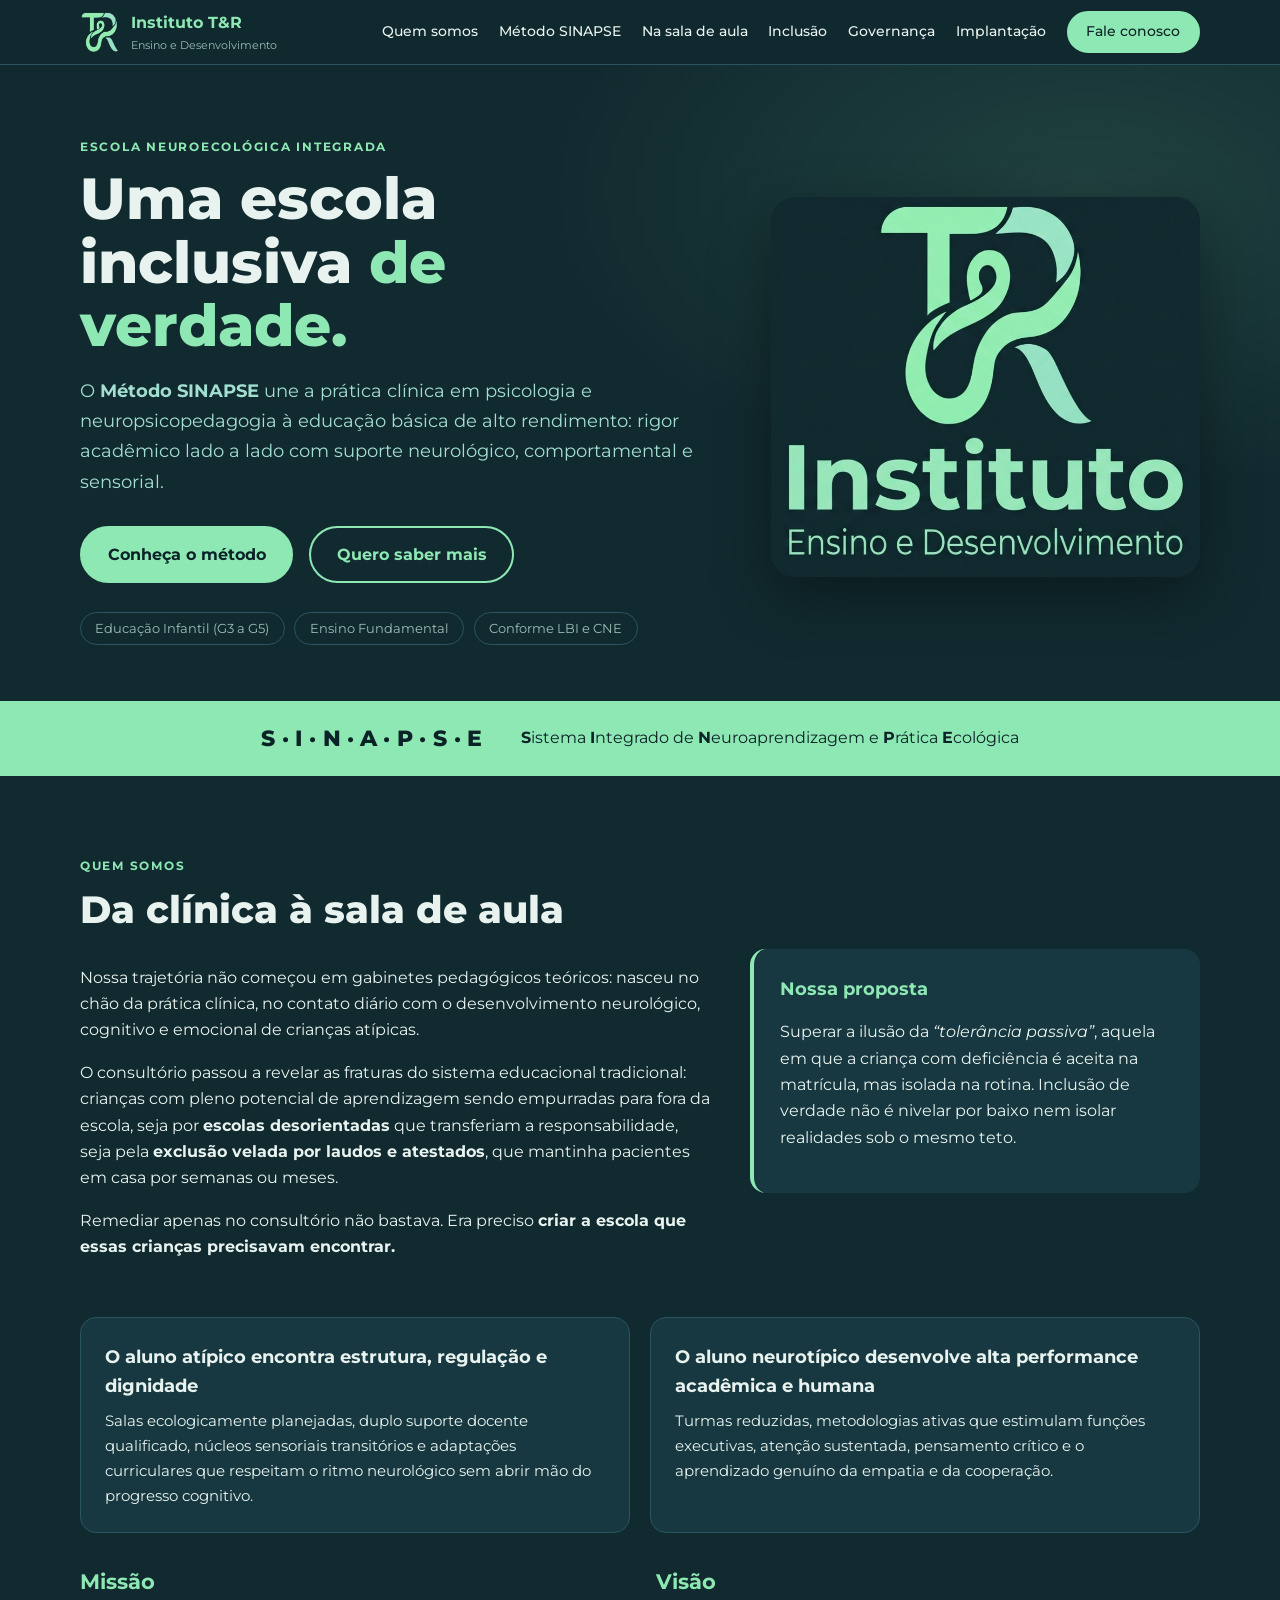
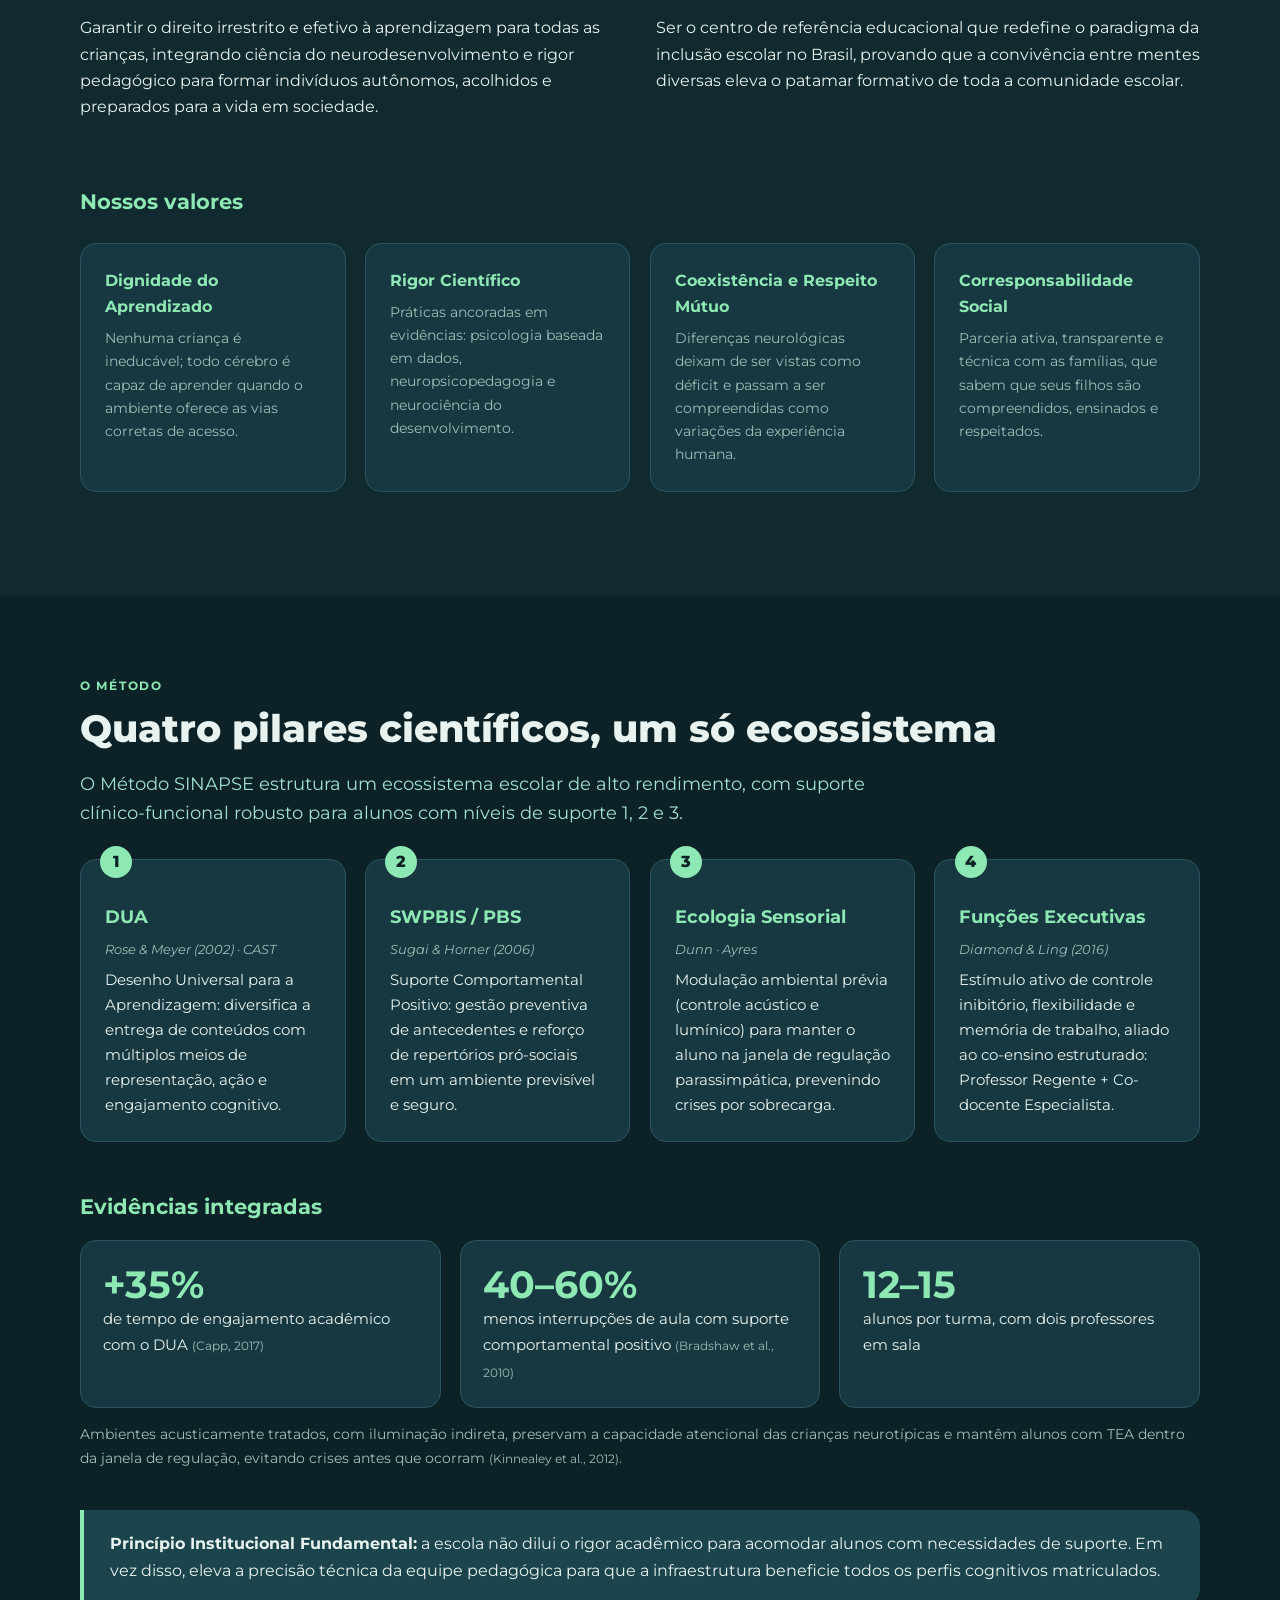
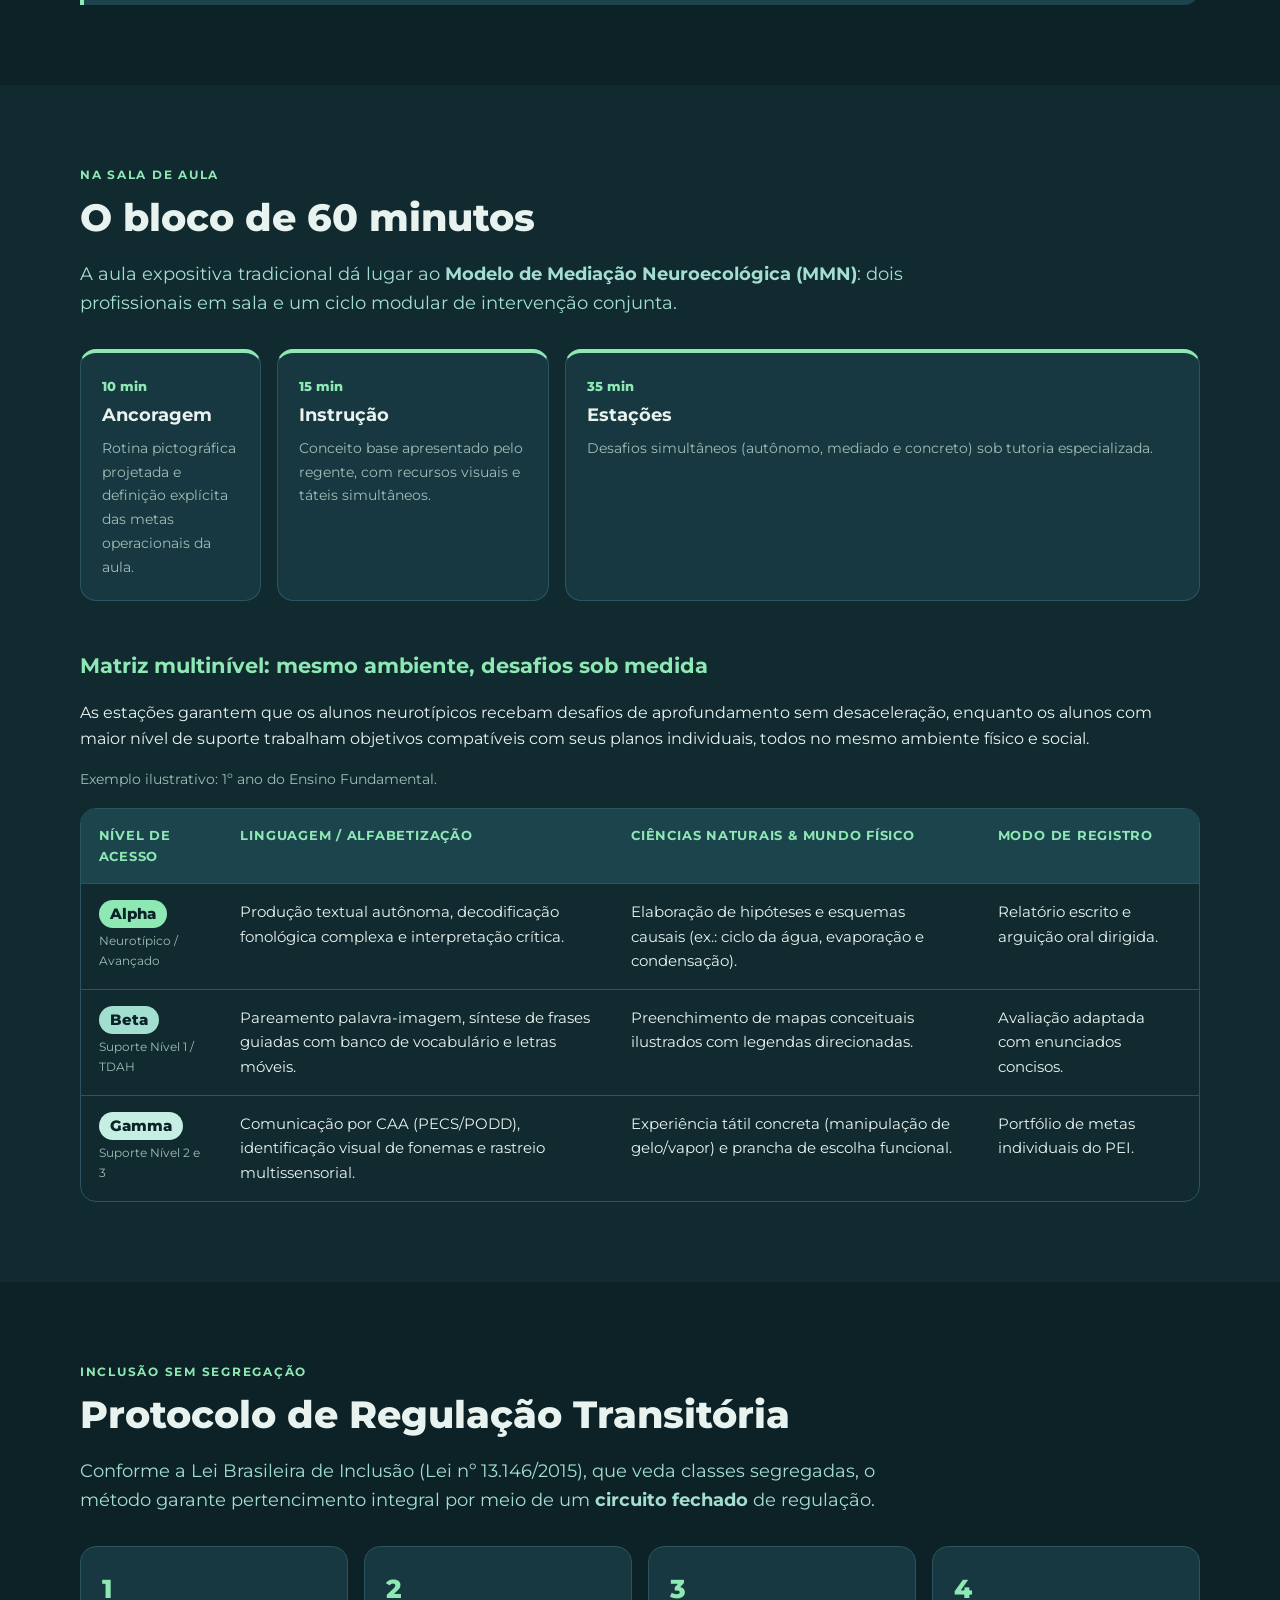
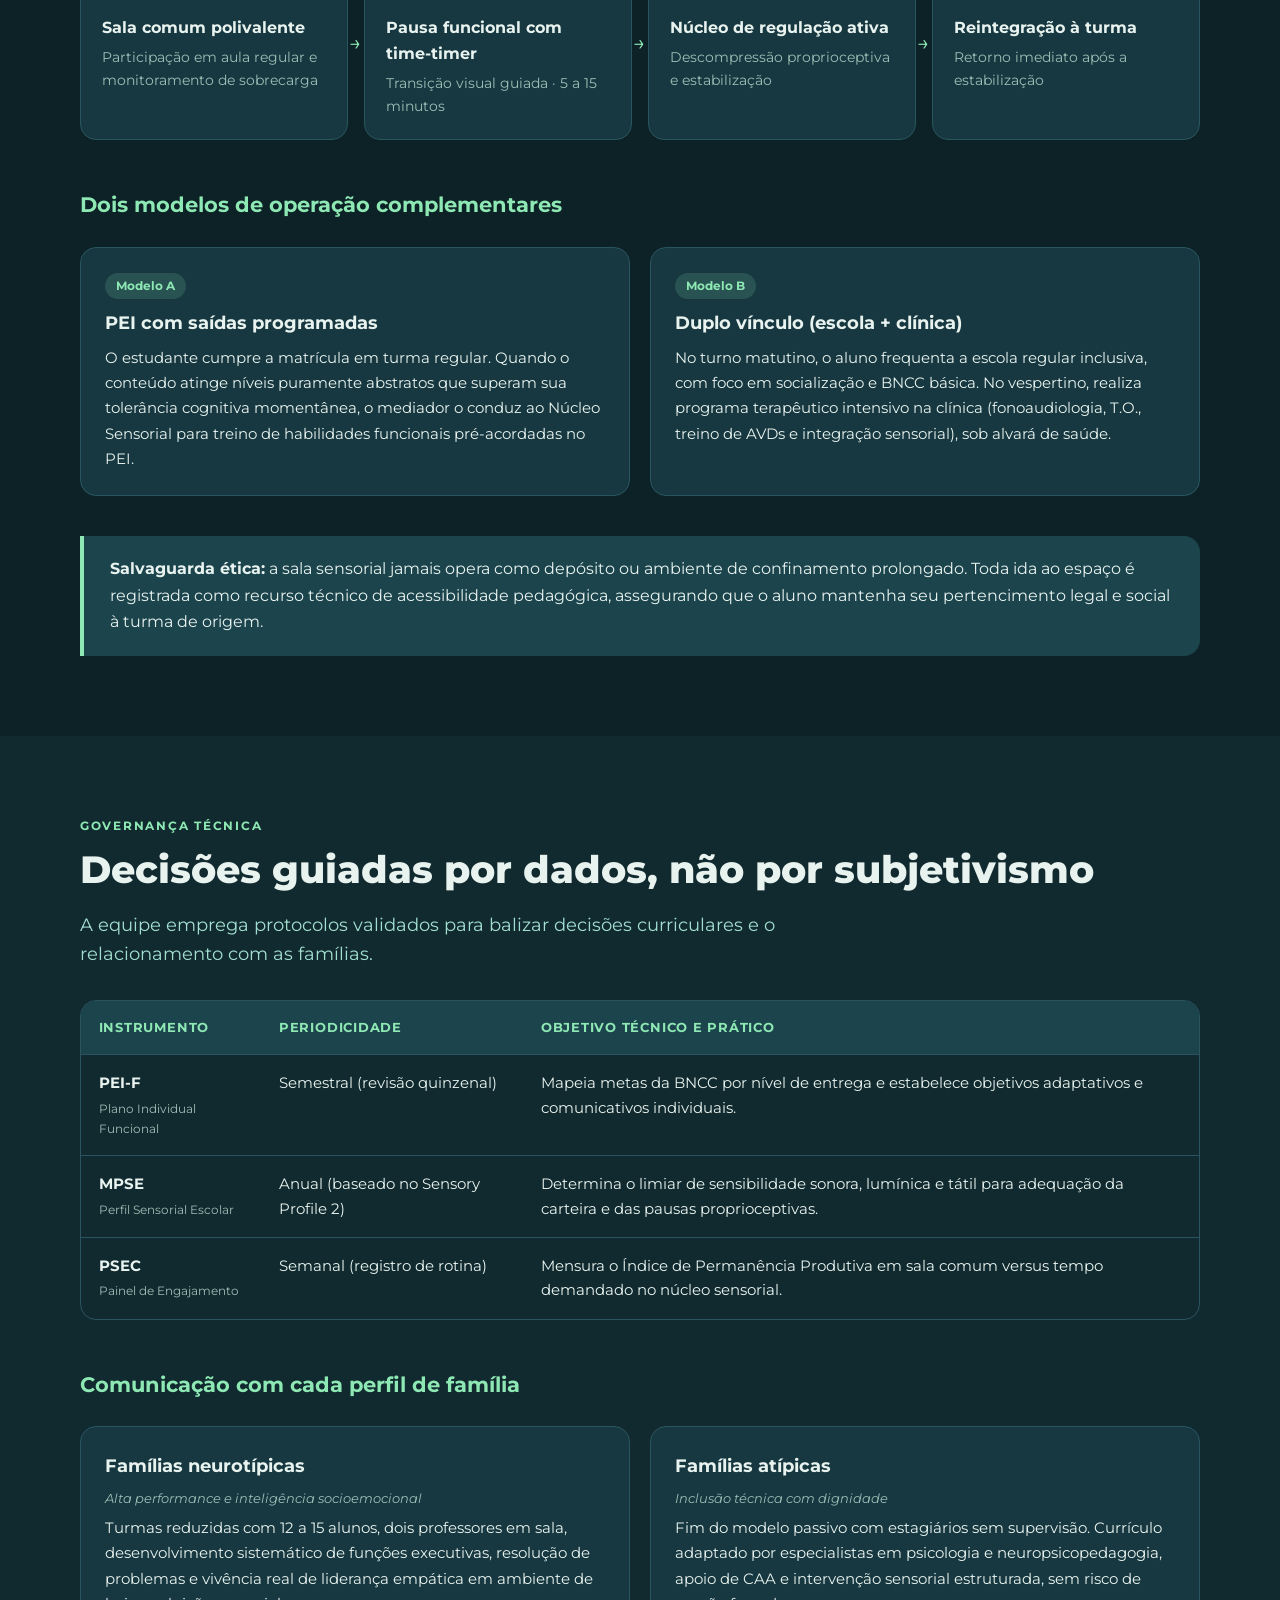
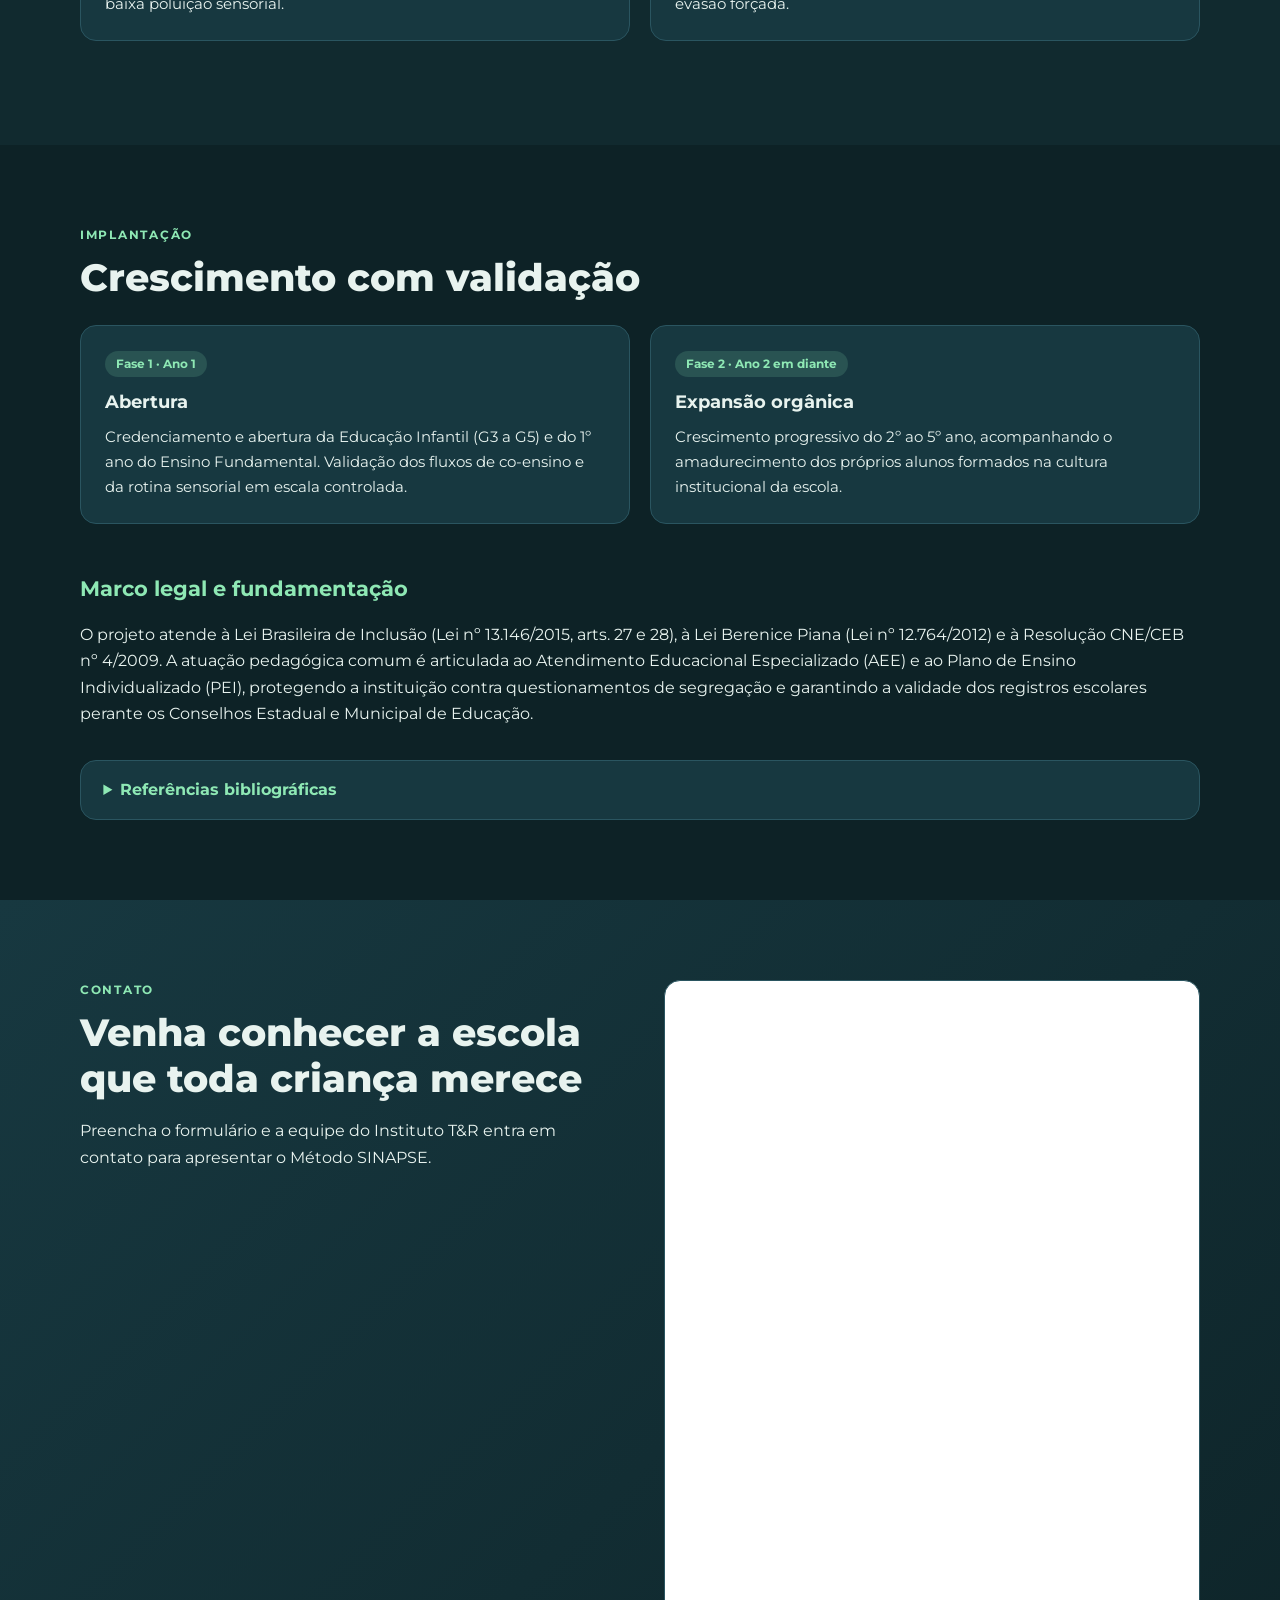
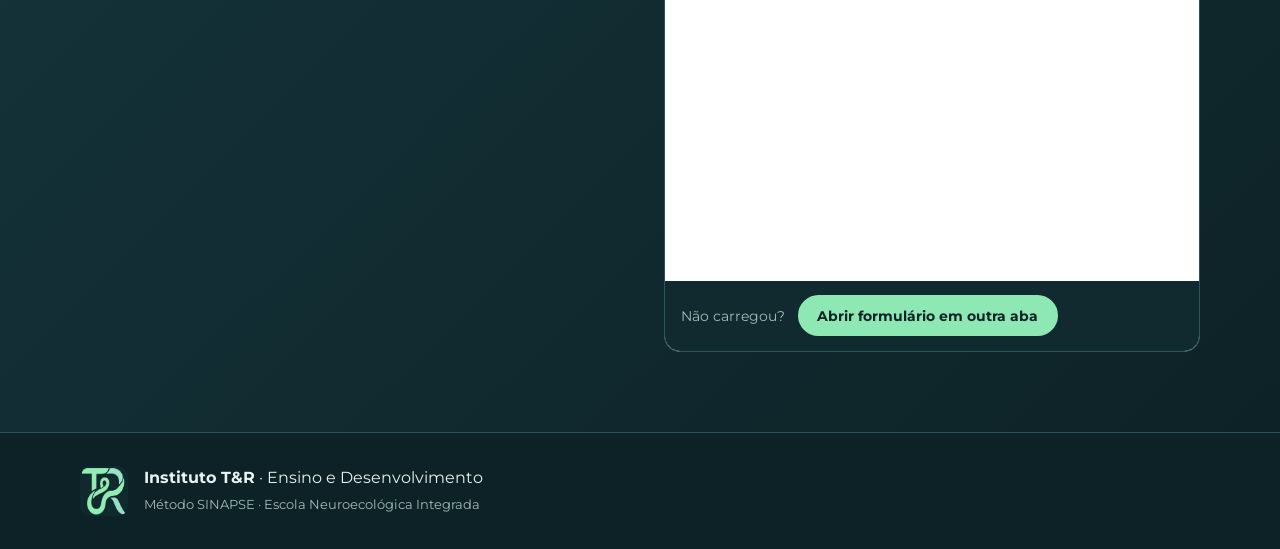
<file: index.html>
<!DOCTYPE html>
<html lang="pt-BR">
<head>
  <meta charset="UTF-8">
  <meta name="viewport" content="width=device-width, initial-scale=1">
  <title>Método SINAPSE | Instituto T&R – Ensino e Desenvolvimento</title>
  <meta name="description" content="Método SINAPSE: Sistema Integrado de Neuroaprendizagem e Prática Ecológica. Uma escola inclusiva de verdade, que une neuropsicopedagogia, desenho universal e rigor acadêmico.">
  <meta name="theme-color" content="#112a2f">
  <link rel="icon" href="assets/logo-mark.jpg">
  <link rel="preconnect" href="https://fonts.googleapis.com">
  <link rel="preconnect" href="https://fonts.gstatic.com" crossorigin>
  <link href="https://fonts.googleapis.com/css2?family=Montserrat:wght@400;500;600;700;800&display=swap" rel="stylesheet">
  <link rel="stylesheet" href="styles.css">
</head>
<body>

<header class="topbar" id="topo">
  <div class="container topbar__in">
    <a href="#topo" class="brand" aria-label="Instituto T&R – início">
      <img src="assets/logo-mark.jpg" alt="" width="40" height="41">
      <span>Instituto T&amp;R <small>Ensino e Desenvolvimento</small></span>
    </a>
    <button class="menu-btn" aria-label="Abrir menu" aria-expanded="false" aria-controls="menu">☰</button>
    <nav id="menu" class="menu">
      <a href="#proposito">Quem somos</a>
      <a href="#metodo">Método SINAPSE</a>
      <a href="#rotina">Na sala de aula</a>
      <a href="#inclusao">Inclusão</a>
      <a href="#governanca">Governança</a>
      <a href="#implantacao">Implantação</a>
      <a href="#contato" class="btn btn--sm">Fale conosco</a>
    </nav>
  </div>
</header>

<main>

<!-- HERO -->
<section class="hero">
  <div class="container hero__in">
    <div class="hero__text">
      <p class="eyebrow">Escola Neuroecológica Integrada</p>
      <h1>Uma escola inclusiva <em>de verdade.</em></h1>
      <p class="lead">O <strong>Método SINAPSE</strong> une a prática clínica em psicologia e neuropsicopedagogia à educação básica de alto rendimento: rigor acadêmico lado a lado com suporte neurológico, comportamental e sensorial.</p>
      <div class="hero__cta">
        <a href="#metodo" class="btn">Conheça o método</a>
        <a href="#contato" class="btn btn--ghost">Quero saber mais</a>
      </div>
      <ul class="chips">
        <li>Educação Infantil (G3 a G5)</li>
        <li>Ensino Fundamental</li>
        <li>Conforme LBI e CNE</li>
      </ul>
    </div>
    <div class="hero__logo">
      <img src="assets/logo-full.jpg" alt="Logo do Instituto T&R – Ensino e Desenvolvimento" width="795" height="705">
    </div>
  </div>
</section>

<!-- SINAPSE: SIGNIFICADO -->
<section class="band">
  <div class="container band__in">
    <p class="band__big">S·I·N·A·P·S·E</p>
    <p><strong>S</strong>istema <strong>I</strong>ntegrado de <strong>N</strong>euroaprendizagem e <strong>P</strong>rática <strong>E</strong>cológica</p>
  </div>
</section>

<!-- QUEM SOMOS -->
<section id="proposito" class="section">
  <div class="container">
    <p class="eyebrow">Quem somos</p>
    <h2>Da clínica à sala de aula</h2>
    <div class="two-col">
      <div>
        <p>Nossa trajetória não começou em gabinetes pedagógicos teóricos: nasceu no chão da prática clínica, no contato diário com o desenvolvimento neurológico, cognitivo e emocional de crianças atípicas.</p>
        <p>O consultório passou a revelar as fraturas do sistema educacional tradicional: crianças com pleno potencial de aprendizagem sendo empurradas para fora da escola, seja por <strong>escolas desorientadas</strong> que transferiam a responsabilidade, seja pela <strong>exclusão velada por laudos e atestados</strong>, que mantinha pacientes em casa por semanas ou meses.</p>
        <p>Remediar apenas no consultório não bastava. Era preciso <strong>criar a escola que essas crianças precisavam encontrar.</strong></p>
      </div>
      <aside class="callout">
        <h3>Nossa proposta</h3>
        <p>Superar a ilusão da <em>“tolerância passiva”</em>, aquela em que a criança com deficiência é aceita na matrícula, mas isolada na rotina. Inclusão de verdade não é nivelar por baixo nem isolar realidades sob o mesmo teto.</p>
      </aside>
    </div>

    <div class="cards cards--2">
      <article class="card">
        <h3>O aluno atípico encontra estrutura, regulação e dignidade</h3>
        <p>Salas ecologicamente planejadas, duplo suporte docente qualificado, núcleos sensoriais transitórios e adaptações curriculares que respeitam o ritmo neurológico sem abrir mão do progresso cognitivo.</p>
      </article>
      <article class="card">
        <h3>O aluno neurotípico desenvolve alta performance acadêmica e humana</h3>
        <p>Turmas reduzidas, metodologias ativas que estimulam funções executivas, atenção sustentada, pensamento crítico e o aprendizado genuíno da empatia e da cooperação.</p>
      </article>
    </div>

    <div class="mvv">
      <div><h3>Missão</h3><p>Garantir o direito irrestrito e efetivo à aprendizagem para todas as crianças, integrando ciência do neurodesenvolvimento e rigor pedagógico para formar indivíduos autônomos, acolhidos e preparados para a vida em sociedade.</p></div>
      <div><h3>Visão</h3><p>Ser o centro de referência educacional que redefine o paradigma da inclusão escolar no Brasil, provando que a convivência entre mentes diversas eleva o patamar formativo de toda a comunidade escolar.</p></div>
    </div>

    <h3 class="sub">Nossos valores</h3>
    <div class="cards cards--4">
      <article class="card card--sm"><h4>Dignidade do Aprendizado</h4><p>Nenhuma criança é ineducável; todo cérebro é capaz de aprender quando o ambiente oferece as vias corretas de acesso.</p></article>
      <article class="card card--sm"><h4>Rigor Científico</h4><p>Práticas ancoradas em evidências: psicologia baseada em dados, neuropsicopedagogia e neurociência do desenvolvimento.</p></article>
      <article class="card card--sm"><h4>Coexistência e Respeito Mútuo</h4><p>Diferenças neurológicas deixam de ser vistas como déficit e passam a ser compreendidas como variações da experiência humana.</p></article>
      <article class="card card--sm"><h4>Corresponsabilidade Social</h4><p>Parceria ativa, transparente e técnica com as famílias, que sabem que seus filhos são compreendidos, ensinados e respeitados.</p></article>
    </div>
  </div>
</section>

<!-- MÉTODO -->
<section id="metodo" class="section section--alt">
  <div class="container">
    <p class="eyebrow">O método</p>
    <h2>Quatro pilares científicos, um só ecossistema</h2>
    <p class="section__lead">O Método SINAPSE estrutura um ecossistema escolar de alto rendimento, com suporte clínico-funcional robusto para alunos com níveis de suporte 1, 2 e 3.</p>

    <div class="cards cards--4 pillars">
      <article class="card pillar">
        <span class="pillar__n">1</span>
        <h3>DUA</h3>
        <p class="cite">Rose &amp; Meyer (2002) · CAST</p>
        <p>Desenho Universal para a Aprendizagem: diversifica a entrega de conteúdos com múltiplos meios de representação, ação e engajamento cognitivo.</p>
      </article>
      <article class="card pillar">
        <span class="pillar__n">2</span>
        <h3>SWPBIS / PBS</h3>
        <p class="cite">Sugai &amp; Horner (2006)</p>
        <p>Suporte Comportamental Positivo: gestão preventiva de antecedentes e reforço de repertórios pró-sociais em um ambiente previsível e seguro.</p>
      </article>
      <article class="card pillar">
        <span class="pillar__n">3</span>
        <h3>Ecologia Sensorial</h3>
        <p class="cite">Dunn · Ayres</p>
        <p>Modulação ambiental prévia (controle acústico e lumínico) para manter o aluno na janela de regulação parassimpática, prevenindo crises por sobrecarga.</p>
      </article>
      <article class="card pillar">
        <span class="pillar__n">4</span>
        <h3>Funções Executivas</h3>
        <p class="cite">Diamond &amp; Ling (2016)</p>
        <p>Estímulo ativo de controle inibitório, flexibilidade e memória de trabalho, aliado ao co-ensino estruturado: Professor Regente + Co-docente Especialista.</p>
      </article>
    </div>

    <h3 class="sub">Evidências integradas</h3>
    <div class="stats">
      <div class="stat"><strong>+35%</strong><span>de tempo de engajamento acadêmico com o DUA <small>(Capp, 2017)</small></span></div>
      <div class="stat"><strong>40–60%</strong><span>menos interrupções de aula com suporte comportamental positivo <small>(Bradshaw et al., 2010)</small></span></div>
      <div class="stat"><strong>12–15</strong><span>alunos por turma, com dois professores em sala</span></div>
    </div>
    <p class="note">Ambientes acusticamente tratados, com iluminação indireta, preservam a capacidade atencional das crianças neurotípicas e mantêm alunos com TEA dentro da janela de regulação, evitando crises antes que ocorram <small>(Kinnealey et al., 2012)</small>.</p>

    <blockquote class="principle">
      <strong>Princípio Institucional Fundamental:</strong> a escola não dilui o rigor acadêmico para acomodar alunos com necessidades de suporte. Em vez disso, eleva a precisão técnica da equipe pedagógica para que a infraestrutura beneficie todos os perfis cognitivos matriculados.
    </blockquote>
  </div>
</section>

<!-- ROTINA -->
<section id="rotina" class="section">
  <div class="container">
    <p class="eyebrow">Na sala de aula</p>
    <h2>O bloco de 60 minutos</h2>
    <p class="section__lead">A aula expositiva tradicional dá lugar ao <strong>Modelo de Mediação Neuroecológica (MMN)</strong>: dois profissionais em sala e um ciclo modular de intervenção conjunta.</p>

    <ol class="timeline" aria-label="Etapas do bloco de 60 minutos">
      <li style="--w:10"><span class="time">10 min</span><h3>Ancoragem</h3><p>Rotina pictográfica projetada e definição explícita das metas operacionais da aula.</p></li>
      <li style="--w:15"><span class="time">15 min</span><h3>Instrução</h3><p>Conceito base apresentado pelo regente, com recursos visuais e táteis simultâneos.</p></li>
      <li style="--w:35"><span class="time">35 min</span><h3>Estações</h3><p>Desafios simultâneos (autônomo, mediado e concreto) sob tutoria especializada.</p></li>
    </ol>

    <h3 class="sub">Matriz multinível: mesmo ambiente, desafios sob medida</h3>
    <p>As estações garantem que os alunos neurotípicos recebam desafios de aprofundamento sem desaceleração, enquanto os alunos com maior nível de suporte trabalham objetivos compatíveis com seus planos individuais, todos no mesmo ambiente físico e social.</p>
    <p class="note">Exemplo ilustrativo: 1º ano do Ensino Fundamental.</p>

    <div class="table-wrap">
      <table>
        <thead>
          <tr><th>Nível de acesso</th><th>Linguagem / Alfabetização</th><th>Ciências Naturais &amp; Mundo Físico</th><th>Modo de registro</th></tr>
        </thead>
        <tbody>
          <tr>
            <th scope="row"><span class="lvl lvl--a">Alpha</span><small>Neurotípico / Avançado</small></th>
            <td>Produção textual autônoma, decodificação fonológica complexa e interpretação crítica.</td>
            <td>Elaboração de hipóteses e esquemas causais (ex.: ciclo da água, evaporação e condensação).</td>
            <td>Relatório escrito e arguição oral dirigida.</td>
          </tr>
          <tr>
            <th scope="row"><span class="lvl lvl--b">Beta</span><small>Suporte Nível 1 / TDAH</small></th>
            <td>Pareamento palavra-imagem, síntese de frases guiadas com banco de vocabulário e letras móveis.</td>
            <td>Preenchimento de mapas conceituais ilustrados com legendas direcionadas.</td>
            <td>Avaliação adaptada com enunciados concisos.</td>
          </tr>
          <tr>
            <th scope="row"><span class="lvl lvl--g">Gamma</span><small>Suporte Nível 2 e 3</small></th>
            <td>Comunicação por CAA (PECS/PODD), identificação visual de fonemas e rastreio multissensorial.</td>
            <td>Experiência tátil concreta (manipulação de gelo/vapor) e prancha de escolha funcional.</td>
            <td>Portfólio de metas individuais do PEI.</td>
          </tr>
        </tbody>
      </table>
    </div>
  </div>
</section>

<!-- INCLUSÃO / REGULAÇÃO -->
<section id="inclusao" class="section section--alt">
  <div class="container">
    <p class="eyebrow">Inclusão sem segregação</p>
    <h2>Protocolo de Regulação Transitória</h2>
    <p class="section__lead">Conforme a Lei Brasileira de Inclusão (Lei nº 13.146/2015), que veda classes segregadas, o método garante pertencimento integral por meio de um <strong>circuito fechado</strong> de regulação.</p>

    <ol class="flow">
      <li><strong>Sala comum polivalente</strong><span>Participação em aula regular e monitoramento de sobrecarga</span></li>
      <li><strong>Pausa funcional com time-timer</strong><span>Transição visual guiada · 5 a 15 minutos</span></li>
      <li><strong>Núcleo de regulação ativa</strong><span>Descompressão proprioceptiva e estabilização</span></li>
      <li><strong>Reintegração à turma</strong><span>Retorno imediato após a estabilização</span></li>
    </ol>

    <h3 class="sub">Dois modelos de operação complementares</h3>
    <div class="cards cards--2">
      <article class="card">
        <span class="tag">Modelo A</span>
        <h3>PEI com saídas programadas</h3>
        <p>O estudante cumpre a matrícula em turma regular. Quando o conteúdo atinge níveis puramente abstratos que superam sua tolerância cognitiva momentânea, o mediador o conduz ao Núcleo Sensorial para treino de habilidades funcionais pré-acordadas no PEI.</p>
      </article>
      <article class="card">
        <span class="tag">Modelo B</span>
        <h3>Duplo vínculo (escola + clínica)</h3>
        <p>No turno matutino, o aluno frequenta a escola regular inclusiva, com foco em socialização e BNCC básica. No vespertino, realiza programa terapêutico intensivo na clínica (fonoaudiologia, T.O., treino de AVDs e integração sensorial), sob alvará de saúde.</p>
      </article>
    </div>

    <blockquote class="principle">
      <strong>Salvaguarda ética:</strong> a sala sensorial jamais opera como depósito ou ambiente de confinamento prolongado. Toda ida ao espaço é registrada como recurso técnico de acessibilidade pedagógica, assegurando que o aluno mantenha seu pertencimento legal e social à turma de origem.
    </blockquote>
  </div>
</section>

<!-- GOVERNANÇA -->
<section id="governanca" class="section">
  <div class="container">
    <p class="eyebrow">Governança técnica</p>
    <h2>Decisões guiadas por dados, não por subjetivismo</h2>
    <p class="section__lead">A equipe emprega protocolos validados para balizar decisões curriculares e o relacionamento com as famílias.</p>

    <div class="table-wrap">
      <table>
        <thead><tr><th>Instrumento</th><th>Periodicidade</th><th>Objetivo técnico e prático</th></tr></thead>
        <tbody>
          <tr><th scope="row">PEI-F<small>Plano Individual Funcional</small></th><td>Semestral (revisão quinzenal)</td><td>Mapeia metas da BNCC por nível de entrega e estabelece objetivos adaptativos e comunicativos individuais.</td></tr>
          <tr><th scope="row">MPSE<small>Perfil Sensorial Escolar</small></th><td>Anual (baseado no Sensory Profile 2)</td><td>Determina o limiar de sensibilidade sonora, lumínica e tátil para adequação da carteira e das pausas proprioceptivas.</td></tr>
          <tr><th scope="row">PSEC<small>Painel de Engajamento</small></th><td>Semanal (registro de rotina)</td><td>Mensura o Índice de Permanência Produtiva em sala comum versus tempo demandado no núcleo sensorial.</td></tr>
        </tbody>
      </table>
    </div>

    <h3 class="sub">Comunicação com cada perfil de família</h3>
    <div class="cards cards--2">
      <article class="card">
        <h3>Famílias neurotípicas</h3>
        <p class="cite">Alta performance e inteligência socioemocional</p>
        <p>Turmas reduzidas com 12 a 15 alunos, dois professores em sala, desenvolvimento sistemático de funções executivas, resolução de problemas e vivência real de liderança empática em ambiente de baixa poluição sensorial.</p>
      </article>
      <article class="card">
        <h3>Famílias atípicas</h3>
        <p class="cite">Inclusão técnica com dignidade</p>
        <p>Fim do modelo passivo com estagiários sem supervisão. Currículo adaptado por especialistas em psicologia e neuropsicopedagogia, apoio de CAA e intervenção sensorial estruturada, sem risco de evasão forçada.</p>
      </article>
    </div>
  </div>
</section>

<!-- IMPLANTAÇÃO -->
<section id="implantacao" class="section section--alt">
  <div class="container">
    <p class="eyebrow">Implantação</p>
    <h2>Crescimento com validação</h2>
    <div class="cards cards--2">
      <article class="card phase">
        <span class="tag">Fase 1 · Ano 1</span>
        <h3>Abertura</h3>
        <p>Credenciamento e abertura da Educação Infantil (G3 a G5) e do 1º ano do Ensino Fundamental. Validação dos fluxos de co-ensino e da rotina sensorial em escala controlada.</p>
      </article>
      <article class="card phase">
        <span class="tag">Fase 2 · Ano 2 em diante</span>
        <h3>Expansão orgânica</h3>
        <p>Crescimento progressivo do 2º ao 5º ano, acompanhando o amadurecimento dos próprios alunos formados na cultura institucional da escola.</p>
      </article>
    </div>

    <h3 class="sub">Marco legal e fundamentação</h3>
    <p>O projeto atende à Lei Brasileira de Inclusão (Lei nº 13.146/2015, arts. 27 e 28), à Lei Berenice Piana (Lei nº 12.764/2012) e à Resolução CNE/CEB nº 4/2009. A atuação pedagógica comum é articulada ao Atendimento Educacional Especializado (AEE) e ao Plano de Ensino Individualizado (PEI), protegendo a instituição contra questionamentos de segregação e garantindo a validade dos registros escolares perante os Conselhos Estadual e Municipal de Educação.</p>

    <details class="refs">
      <summary>Referências bibliográficas</summary>
      <ul>
        <li>AYRES, A. Jean. <b>Sensory Integration and the Child</b>. Los Angeles: Western Psychological Services, 1979.</li>
        <li>BRADSHAW, Catherine P.; MITCHELL, Mary M.; LEAF, Philip J. Examining the effects of School-Wide Positive Behavioral Interventions and Supports on student outcomes. <b>Journal of Positive Behavior Interventions</b>, v. 12, n. 3, p. 133-148, 2010.</li>
        <li>BRASIL. <b>Lei nº 12.764, de 27 de dezembro de 2012</b>. Brasília, DF: Presidência da República, 2012.</li>
        <li>BRASIL. <b>Lei nº 13.146, de 6 de julho de 2015</b>. Lei Brasileira de Inclusão da Pessoa com Deficiência. Brasília, DF: Presidência da República, 2015.</li>
        <li>CAPP, Matthew J. The effectiveness of universal design for learning: a meta-analysis of literature between 2013 and 2016. <b>International Journal of Inclusive Education</b>, v. 21, n. 8, p. 791-807, 2017.</li>
        <li>CAST. <b>Universal Design for Learning Guidelines version 2.2</b>. Wakefield, MA: CAST, 2018.</li>
        <li>CONSELHO NACIONAL DE EDUCAÇÃO (CNE). <b>Resolução nº 4, de 2 de outubro de 2009</b>. Brasília, DF: CNE/CEB, 2009.</li>
        <li>DIAMOND, Adele; LING, David S. Conclusions about interventions, programs, and approaches for improving executive functions. <b>Developmental Cognitive Neuroscience</b>, v. 18, p. 34-48, 2016.</li>
        <li>DUNN, Winnie. The sensations of everyday life. <b>American Journal of Occupational Therapy</b>, v. 51, n. 1, p. 23-35, 1997.</li>
        <li>DUNN, Winnie. Supporting children to participate successfully in everyday life by using sensory processing knowledge. <b>Infants &amp; Young Children</b>, v. 20, n. 2, p. 84-101, 2007.</li>
        <li>FRIEND, Marilyn; COOK, Lynne. <b>Interactions: Collaboration skills for school professionals</b>. 6. ed. Boston: Pearson, 2010.</li>
        <li>KINNEALEY, Moya et al. Effect of classroom modification on attention and engagement of students with autism or dyspraxia. <b>American Journal of Occupational Therapy</b>, v. 66, n. 5, p. 511-519, 2012.</li>
        <li>MURAWSKI, Wendy W.; SWANSON, H. Lee. A meta-analysis of co-teaching research. <b>Remedial and Special Education</b>, v. 22, n. 5, p. 258-267, 2001.</li>
        <li>ROSE, David H.; MEYER, Anne. <b>Teaching Every Student in the Digital Age: Universal Design for Learning</b>. Alexandria, VA: ASCD, 2002.</li>
        <li>SUGAI, George; HORNER, Robert H. A promising approach for expanding and sustaining school-wide positive behavior support. <b>School Psychology Review</b>, v. 35, n. 2, p. 245-259, 2006.</li>
      </ul>
    </details>
  </div>
</section>

<!-- CONTATO -->
<section id="contato" class="section cta">
  <div class="container cta__in">
    <div>
      <p class="eyebrow">Contato</p>
      <h2>Venha conhecer a escola que toda criança merece</h2>
      <p>Preencha o formulário e a equipe do Instituto T&amp;R entra em contato para apresentar o Método SINAPSE.</p>
    </div>
    <div class="formbox">
      <iframe src="https://docs.google.com/forms/d/e/1FAIpQLSf4-PYxs-1MkKG8wsHeGMNAUae1s3b3GNFwb8sRlrVagOXU_w/viewform?embedded=true" title="Formulário de contato do Instituto T&amp;R" width="100%" height="900" frameborder="0" marginheight="0" marginwidth="0" loading="lazy">Carregando…</iframe>
      <p class="formbox__alt">Não carregou? <a class="btn btn--sm" href="https://docs.google.com/forms/d/e/1FAIpQLSf4-PYxs-1MkKG8wsHeGMNAUae1s3b3GNFwb8sRlrVagOXU_w/viewform?usp=header" target="_blank" rel="noopener">Abrir formulário em outra aba</a></p>
    </div>
  </div>
</section>

</main>

<footer class="footer">
  <div class="container footer__in">
    <img src="assets/logo-mark.jpg" alt="" width="48" height="49">
    <p><strong>Instituto T&amp;R</strong> · Ensino e Desenvolvimento<br><small>Método SINAPSE · Escola Neuroecológica Integrada</small></p>
  </div>
</footer>

<script src="script.js"></script>
</body>
</html>
</file>
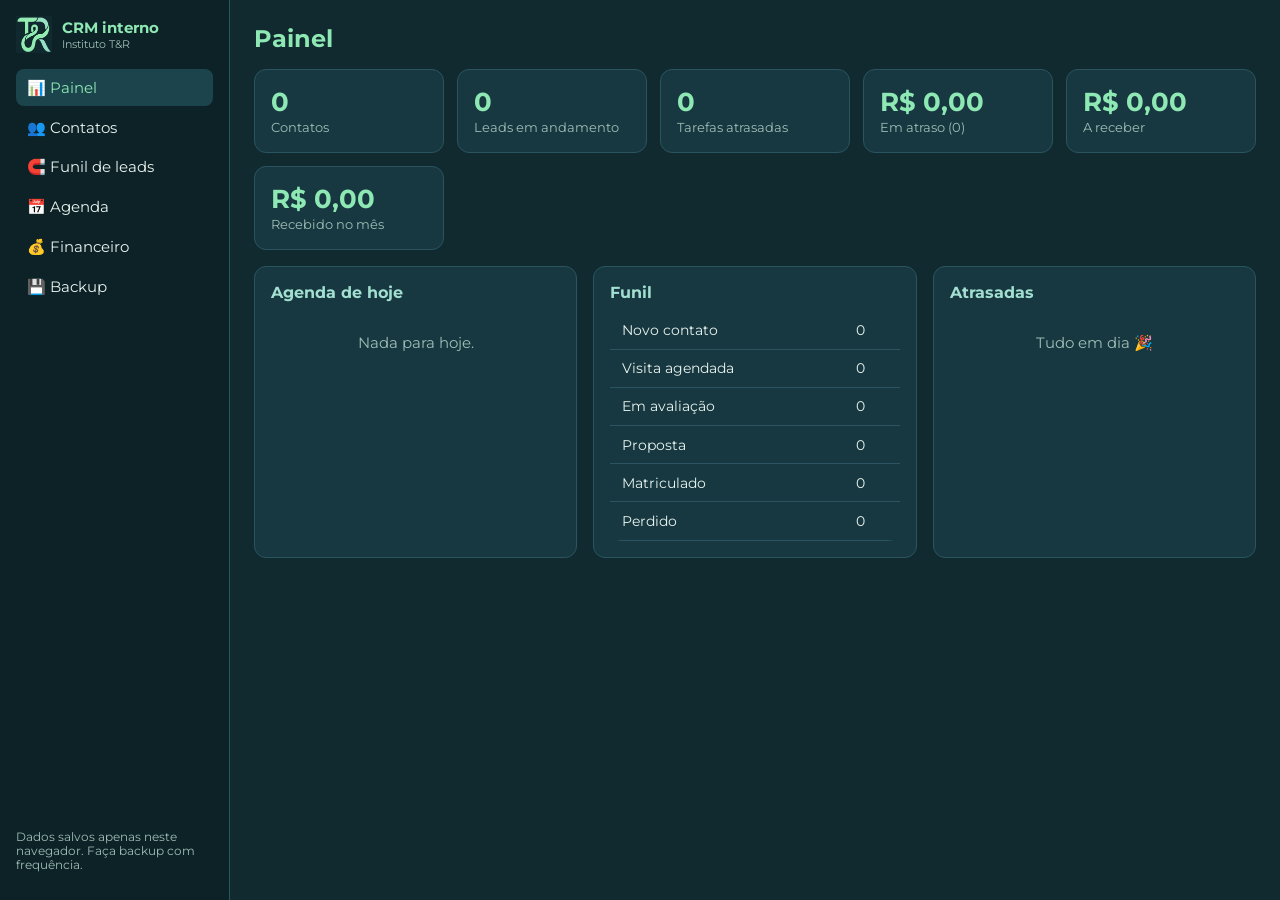
<file: crm/index.html>
<!DOCTYPE html>
<html lang="pt-BR">
<head>
  <meta charset="UTF-8">
  <meta name="viewport" content="width=device-width, initial-scale=1">
  <meta name="robots" content="noindex,nofollow">
  <meta name="theme-color" content="#112a2f">
  <title>CRM interno | Instituto T&R</title>
  <link rel="icon" href="../assets/logo-mark.jpg">
  <link href="https://fonts.googleapis.com/css2?family=Montserrat:wght@400;500;600;700&display=swap" rel="stylesheet">
  <link rel="stylesheet" href="crm.css">
</head>
<body>
  <aside class="side">
    <a class="brand" href="#/dashboard"><img src="../assets/logo-mark.jpg" alt="" width="36" height="37"><span>CRM interno<small>Instituto T&amp;R</small></span></a>
    <nav id="nav">
      <a href="#/dashboard">📊 Painel</a>
      <a href="#/contatos">👥 Contatos</a>
      <a href="#/funil">🧲 Funil de leads</a>
      <a href="#/agenda">📅 Agenda</a>
      <a href="#/financeiro">💰 Financeiro</a>
      <a href="#/dados">💾 Backup</a>
    </nav>
    <p class="note">Dados salvos apenas neste navegador. Faça backup com frequência.</p>
  </aside>
  <main id="view"></main>
  <dialog id="modal"><form method="dialog" id="form"></form></dialog>
  <script src="crm.js"></script>
</body>
</html>
</file>
<file: styles.css>
:root{
  --bg:#112a2f; --bg2:#0d2226; --panel:#173840; --panel2:#1c444d;
  --mint:#8ee8b4; --mint2:#a3dfd1; --text:#e8f3ef; --muted:#9fbdb6; --line:#2a5560;
  --r:16px; --max:1120px;
}
*{box-sizing:border-box}
html{scroll-behavior:smooth;scroll-padding-top:80px}
body{margin:0;font-family:Montserrat,system-ui,sans-serif;background:var(--bg);color:var(--text);line-height:1.65;font-size:16px}
img{max-width:100%;height:auto}
a{color:var(--mint)}
.container{width:min(var(--max),92%);margin-inline:auto}

/* topbar */
.topbar{position:sticky;top:0;z-index:50;background:rgba(17,42,47,.92);backdrop-filter:blur(8px);border-bottom:1px solid var(--line)}
.topbar__in{display:flex;align-items:center;justify-content:space-between;gap:1rem;padding:.6rem 0}
.brand{display:flex;align-items:center;gap:.7rem;text-decoration:none;color:var(--mint);font-weight:700}
.brand img{border-radius:8px}
.brand small{display:block;font-weight:400;font-size:.7rem;color:var(--muted)}
.menu{display:flex;align-items:center;gap:1.3rem}
.menu a{color:var(--text);text-decoration:none;font-size:.88rem;font-weight:500}
.menu a:hover{color:var(--mint)}
.menu-btn{display:none;background:none;border:1px solid var(--line);color:var(--mint);font-size:1.4rem;border-radius:8px;padding:.1rem .6rem;cursor:pointer}

/* buttons */
.btn{display:inline-block;background:var(--mint);color:#0b2227!important;font-weight:700;padding:.85rem 1.6rem;border-radius:999px;text-decoration:none;border:2px solid var(--mint);cursor:pointer;font:inherit;font-weight:700;transition:transform .15s,box-shadow .15s}
.btn:hover{transform:translateY(-2px);box-shadow:0 8px 24px rgba(142,232,180,.25)}
.btn--sm{padding:.45rem 1.1rem;font-size:.85rem}
.btn--ghost{background:transparent;color:var(--mint)!important}

/* hero */
.hero{padding:4.5rem 0 3.5rem;background:radial-gradient(900px 500px at 85% 20%,rgba(142,232,180,.12),transparent 60%)}
.hero__in{display:grid;grid-template-columns:1.2fr .8fr;gap:3rem;align-items:center}
.eyebrow{color:var(--mint);text-transform:uppercase;letter-spacing:.14em;font-size:.78rem;font-weight:700;margin:0 0 .6rem}
h1{font-size:clamp(2.2rem,5vw,3.6rem);line-height:1.1;margin:.2rem 0 1rem;font-weight:800}
h1 em{font-style:normal;color:var(--mint)}
h2{font-size:clamp(1.7rem,3.5vw,2.4rem);line-height:1.2;margin:.2rem 0 1rem;font-weight:800}
h3{margin:0 0 .5rem;font-size:1.1rem}
.lead{font-size:1.15rem;color:var(--mint2);max-width:56ch}
.hero__cta{display:flex;gap:1rem;flex-wrap:wrap;margin:1.8rem 0}
.chips{list-style:none;padding:0;margin:0;display:flex;gap:.6rem;flex-wrap:wrap}
.chips li{border:1px solid var(--line);border-radius:999px;padding:.3rem .9rem;font-size:.8rem;color:var(--muted)}
.hero__logo img{border-radius:24px;box-shadow:0 20px 60px rgba(0,0,0,.35)}

/* band */
.band{background:var(--mint);color:#0b2227}
.band__in{display:flex;align-items:center;justify-content:center;gap:2rem;flex-wrap:wrap;padding:1.2rem 0;text-align:center}
.band__in p{margin:0}
.band__big{font-weight:800;letter-spacing:.3em;font-size:1.4rem}

/* sections */
.section{padding:5rem 0}
.section--alt{background:var(--bg2)}
.section__lead{font-size:1.1rem;color:var(--mint2);max-width:70ch;margin-bottom:2rem}
.sub{margin:3rem 0 1rem;font-size:1.3rem;color:var(--mint)}
.two-col{display:grid;grid-template-columns:1.4fr 1fr;gap:2.5rem;align-items:start;margin-bottom:2.5rem}
.callout{background:var(--panel);border-left:4px solid var(--mint);border-radius:var(--r);padding:1.6rem}
.callout h3{color:var(--mint)}
.cards{display:grid;gap:1.2rem;margin:1.5rem 0}
.cards--2{grid-template-columns:repeat(2,1fr)}
.cards--4{grid-template-columns:repeat(4,1fr)}
.card{background:var(--panel);border:1px solid var(--line);border-radius:var(--r);padding:1.5rem}
.card p{margin:.4rem 0 0;color:var(--text);font-size:.95rem}
.card--sm h4{margin:0 0 .4rem;color:var(--mint);font-size:1rem}
.card--sm p{color:var(--muted);font-size:.88rem}
.cite{color:var(--muted)!important;font-size:.8rem!important;font-style:italic}
.mvv{display:grid;grid-template-columns:1fr 1fr;gap:2rem;margin-top:2rem}
.mvv h3{color:var(--mint);font-size:1.3rem}
.tag{display:inline-block;background:rgba(142,232,180,.15);color:var(--mint);font-size:.75rem;font-weight:700;padding:.2rem .7rem;border-radius:999px;margin-bottom:.6rem}

/* pillars */
.pillar{position:relative;padding-top:2.6rem}
.pillar__n{position:absolute;top:-14px;left:1.2rem;background:var(--mint);color:#0b2227;font-weight:800;width:32px;height:32px;border-radius:50%;display:grid;place-items:center}
.pillar h3{color:var(--mint)}

/* stats */
.stats{display:grid;grid-template-columns:repeat(3,1fr);gap:1.2rem}
.stat{background:var(--panel);border-radius:var(--r);padding:1.4rem;border:1px solid var(--line)}
.stat strong{display:block;font-size:2.4rem;color:var(--mint);line-height:1.1}
.stat span{color:var(--text);font-size:.92rem}
small{color:var(--muted)}
.note{color:var(--muted);font-size:.9rem}
.principle{margin:2.5rem 0 0;background:var(--panel2);border-left:4px solid var(--mint);padding:1.3rem 1.6rem;border-radius:0 var(--r) var(--r) 0}

/* timeline */
.timeline{list-style:none;padding:0;margin:2rem 0;display:grid;grid-template-columns:10fr 15fr 35fr;gap:1rem}
.timeline li{background:var(--panel);border:1px solid var(--line);border-top:4px solid var(--mint);border-radius:var(--r);padding:1.3rem;min-width:0}
.timeline p{margin:.3rem 0 0;font-size:.9rem;color:var(--muted)}
.time{font-size:.8rem;font-weight:800;color:var(--mint)}

/* tables */
.table-wrap{overflow-x:auto;border:1px solid var(--line);border-radius:var(--r);margin-top:1rem}
table{width:100%;border-collapse:collapse;min-width:640px}
th,td{text-align:left;padding:1rem 1.1rem;vertical-align:top;border-bottom:1px solid var(--line);font-size:.92rem}
thead th{background:var(--panel2);color:var(--mint);font-size:.8rem;text-transform:uppercase;letter-spacing:.06em}
tbody tr:last-child th,tbody tr:last-child td{border-bottom:0}
tbody th small{display:block;font-weight:400;margin-top:.2rem}
.lvl{display:inline-block;font-weight:800;padding:.1rem .7rem;border-radius:999px;color:#0b2227}
.lvl--a{background:#8ee8b4}.lvl--b{background:#a3dfd1}.lvl--g{background:#c6efe3}

/* flow */
.flow{list-style:none;padding:0;margin:2rem 0;display:grid;grid-template-columns:repeat(4,1fr);gap:1rem;counter-reset:f}
.flow li{counter-increment:f;position:relative;background:var(--panel);border:1px solid var(--line);border-radius:var(--r);padding:1.3rem;display:flex;flex-direction:column;gap:.3rem}
.flow li::before{content:counter(f);color:var(--mint);font-weight:800;font-size:1.6rem}
.flow li:not(:last-child)::after{content:"→";position:absolute;right:-.95rem;top:50%;transform:translateY(-50%);color:var(--mint);font-size:1.3rem;z-index:2}
.flow span{font-size:.88rem;color:var(--muted)}

/* refs */
.refs{margin-top:2rem;border:1px solid var(--line);border-radius:var(--r);padding:1rem 1.4rem;background:var(--panel)}
.refs summary{cursor:pointer;font-weight:700;color:var(--mint)}
.refs ul{padding-left:1.2rem;color:var(--muted);font-size:.85rem}
.refs li{margin:.5rem 0}

/* cta */
.cta{background:linear-gradient(135deg,var(--panel),var(--bg2))}
.cta__in{display:grid;grid-template-columns:1fr 1fr;gap:3rem;align-items:start}
.formbox{background:#fff;border-radius:var(--r);overflow:hidden;border:1px solid var(--line)}
.formbox iframe{display:block;border:0;min-height:900px}
.formbox__alt{margin:0;padding:.9rem 1rem;background:var(--bg);color:var(--muted);font-size:.85rem;display:flex;gap:.8rem;align-items:center;flex-wrap:wrap}

/* footer */
.footer{border-top:1px solid var(--line);padding:2rem 0;background:var(--bg2)}
.footer__in{display:flex;align-items:center;gap:1rem}
.footer__in img{border-radius:10px}
.footer p{margin:0}

/* reveal */
.reveal{opacity:0;transform:translateY(16px);transition:opacity .6s,transform .6s}
.reveal.in{opacity:1;transform:none}
@media (prefers-reduced-motion:reduce){.reveal{opacity:1;transform:none;transition:none}html{scroll-behavior:auto}}

/* responsive */
@media (max-width:960px){
  .hero__in,.two-col,.cta__in,.mvv{grid-template-columns:1fr}
  .hero__logo{max-width:420px}
  .cards--4,.flow{grid-template-columns:repeat(2,1fr)}
  .flow li:not(:last-child)::after{display:none}
  .timeline{grid-template-columns:1fr}
  .stats{grid-template-columns:1fr}
}
@media (max-width:720px){
  .menu-btn{display:block}
  .menu{display:none;position:absolute;top:100%;left:0;right:0;flex-direction:column;align-items:flex-start;background:var(--bg);padding:1rem 4%;border-bottom:1px solid var(--line)}
  .menu.open{display:flex}
  .cards--2,.cards--4,.flow{grid-template-columns:1fr}
  .section{padding:3.5rem 0}
}
</file>
<file: crm/crm.css>
:root{--bg:#112a2f;--bg2:#0d2226;--panel:#173840;--panel2:#1c444d;--mint:#8ee8b4;--mint2:#a3dfd1;--text:#e8f3ef;--muted:#9fbdb6;--line:#2a5560;--red:#ff8a80;--amber:#ffd180;--r:12px}
*{box-sizing:border-box}
body{margin:0;font-family:Montserrat,system-ui,sans-serif;background:var(--bg);color:var(--text);display:flex;min-height:100vh;font-size:15px}
.side{width:230px;background:var(--bg2);border-right:1px solid var(--line);padding:1rem;position:sticky;top:0;height:100vh;display:flex;flex-direction:column;gap:1rem;flex-shrink:0}
.brand{display:flex;gap:.6rem;align-items:center;color:var(--mint);text-decoration:none;font-weight:700}
.brand small{display:block;font-weight:400;font-size:.7rem;color:var(--muted)}
#nav{display:flex;flex-direction:column;gap:.2rem}
#nav a{color:var(--text);text-decoration:none;padding:.55rem .7rem;border-radius:8px}
#nav a:hover{background:var(--panel)}
#nav a.on{background:var(--panel2);color:var(--mint)}
.note{margin-top:auto;font-size:.72rem;color:var(--muted)}
main{flex:1;padding:1.5rem;min-width:0}
h1{margin:0;font-size:1.5rem;color:var(--mint)}
h2{font-size:1rem;margin:0 0 .6rem;color:var(--mint2)}
.head{display:flex;justify-content:space-between;align-items:center;gap:1rem;flex-wrap:wrap;margin-bottom:1rem}
.tools{display:flex;gap:.5rem;flex-wrap:wrap}
input,select,textarea{background:var(--bg);color:var(--text);border:1px solid var(--line);border-radius:8px;padding:.5rem .6rem;font:inherit;width:100%}
.tools input,.tools select{width:auto}
textarea{min-height:70px;resize:vertical}
.btn{background:var(--mint);color:#0b2227;border:0;border-radius:999px;padding:.5rem 1.1rem;font:inherit;font-weight:700;cursor:pointer}
.btn.ghost{background:transparent;color:var(--mint);border:1px solid var(--mint)}
.btn.sm{padding:.2rem .7rem;font-size:.8rem}
.btn.danger{background:transparent;color:var(--red);border:1px solid var(--red)}
.cards{display:grid;grid-template-columns:repeat(auto-fit,minmax(170px,1fr));gap:.8rem;margin-bottom:1rem}
.card,.panel{background:var(--panel);border:1px solid var(--line);border-radius:var(--r);padding:1rem}
.card b{display:block;font-size:1.6rem;color:var(--mint)}
.card span{color:var(--muted);font-size:.82rem}
.card.warn b{color:var(--red)}
.grid2{display:grid;grid-template-columns:repeat(auto-fit,minmax(300px,1fr));gap:1rem}
table{width:100%;border-collapse:collapse;background:var(--panel);border-radius:var(--r);overflow:hidden}
th,td{padding:.6rem .7rem;text-align:left;border-bottom:1px solid var(--line);font-size:.88rem;vertical-align:top}
th{color:var(--mint2);font-weight:600;background:var(--panel2)}
.wrap{overflow-x:auto}
.tag{display:inline-block;padding:.1rem .6rem;border-radius:999px;font-size:.75rem;border:1px solid var(--line);color:var(--mint2)}
.tag.ok{border-color:var(--mint);color:var(--mint)}.tag.bad{border-color:var(--red);color:var(--red)}.tag.mid{border-color:var(--amber);color:var(--amber)}
.muted{color:var(--muted)}.empty{color:var(--muted);padding:1rem;text-align:center}
.kanban{display:flex;gap:.8rem;overflow-x:auto;padding-bottom:.5rem}
.col{background:var(--bg2);border:1px solid var(--line);border-radius:var(--r);min-width:220px;flex:1;padding:.6rem}
.col.over{outline:2px dashed var(--mint)}
.col h3{margin:.2rem 0 .6rem;font-size:.85rem;color:var(--mint2);display:flex;justify-content:space-between}
.lead{background:var(--panel);border:1px solid var(--line);border-radius:10px;padding:.6rem;margin-bottom:.5rem;cursor:grab;font-size:.85rem}
.lead b{display:block}
.lead .row{margin-top:.4rem;display:flex;gap:.3rem}
dialog{background:var(--panel);color:var(--text);border:1px solid var(--line);border-radius:var(--r);width:min(520px,94vw);padding:1.2rem}
dialog::backdrop{background:rgba(0,0,0,.6)}
.f{margin-bottom:.7rem}.f label{display:block;font-size:.8rem;color:var(--muted);margin-bottom:.2rem}
.actions{display:flex;gap:.5rem;justify-content:flex-end;margin-top:1rem}
.hist{list-style:none;padding:0;margin:0}.hist li{border-left:2px solid var(--mint);padding:.2rem .7rem;margin-bottom:.5rem;font-size:.85rem}
.done{text-decoration:line-through;color:var(--muted)}
@media(max-width:760px){body{flex-direction:column}.side{width:100%;height:auto;position:static;flex-direction:row;flex-wrap:wrap;align-items:center}#nav{flex-direction:row;flex-wrap:wrap}.note{display:none}}
</file>
